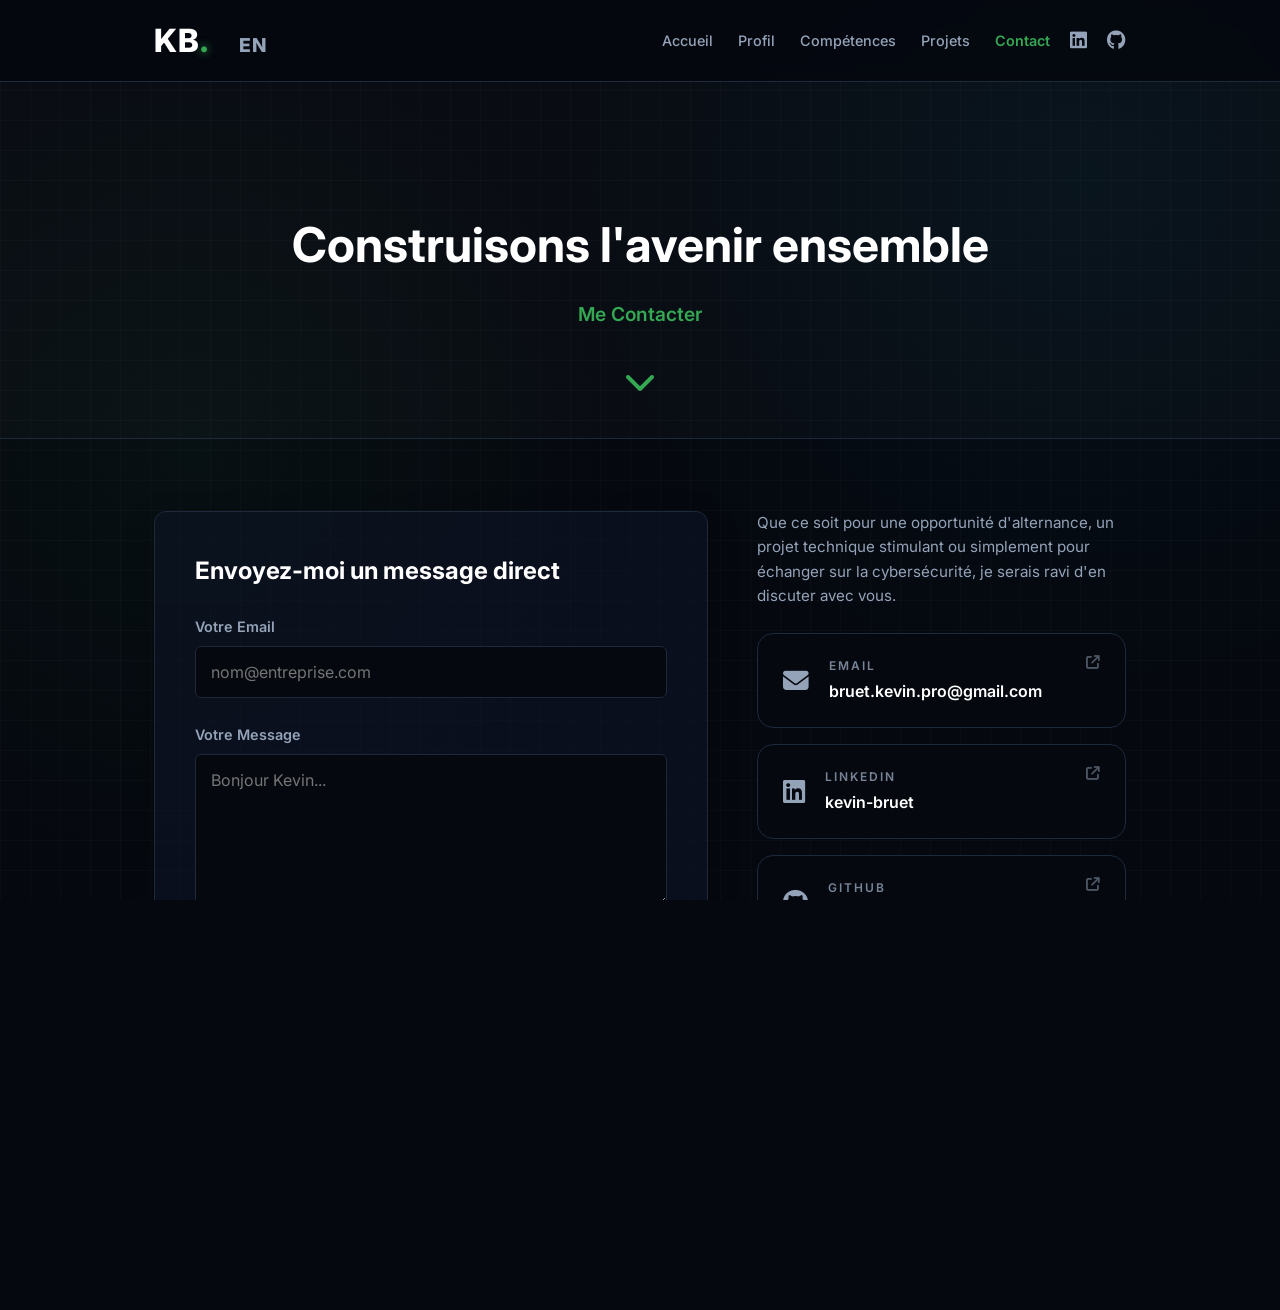
<file: contact.html>
<!doctype html>
<html lang="fr">
<head>
  <meta charset="utf-8">
  <meta name="viewport" content="width=device-width,initial-scale=1">
  <title>BRUET KEVIN — Contact</title>
  <link id="favicon" rel="icon" type="image/svg+xml" href="data:image/svg+xml,%3Csvg xmlns='http://www.w3.org/2000/svg' viewBox='0 0 100 100'%3E%3Crect width='100' height='100' rx='20' fill='%2305080f'/%3E%3Ctext x='50' y='70' font-size='55' font-family='sans-serif' font-weight='bold' fill='white' text-anchor='middle'%3EKB.%3C/text%3E%3C/svg%3E">
  <link href="https://fonts.googleapis.com/css2?family=Inter:wght@300;400;600;700&display=swap" rel="stylesheet">
  <link rel="stylesheet" href="https://cdnjs.cloudflare.com/ajax/libs/font-awesome/6.5.0/css/all.min.css">
  <link rel="stylesheet" href="css/style.css">
</head>
<body class="section-dark">
  <nav class="navbar fixed-navbar">
    <div class="container nav-container">
      <div class="nav-left" style="display: flex; align-items: baseline; gap: 30px;">
        <a href="index.html" class="logo"><span class="logo-letters" data-text="KB">KB</span><span class="logo-dot">.</span></a>
        <a href="#" id="lang-btn" class="logo" style="font-size: 1.2rem; color: var(--text-muted);"><span class="logo-letters" id="lang-toggle-text" data-text="EN">EN</span></a>
      </div>
      <div class="hamburger" id="hamburger"><i class="fa-solid fa-bars"></i></div>
      <div class="nav-links" id="nav-links">
        <a href="index.html"></a>
        <a href="profil.html"></a>
        <a href="skills.html"></a>
        <a href="projects.html"></a>
        <a href="contact.html" class="active-link"></a>
        <div class="nav-socials">
          <a href="https://linkedin.com/in/Kevin-bruet" target="_blank" rel="noopener noreferrer"><i class="fa-brands fa-linkedin"></i></a>
          <a href="https://github.com/Kevinepitech-oss" target="_blank" rel="noopener noreferrer"><i class="fa-brands fa-github"></i></a>
        </div>
      </div>
    </div>
  </nav>
  <main>
    <header class="page-header reveal">
      <h1 id="contact-header-title"></h1>
      <p id="contact-header-subtitle"></p>
      <a href="#content-start" class="scroll-indicator" id="scroll-indicator"><i class="fa-solid fa-chevron-down"></i></a>
    </header>
    <section id="content-start" class="section-dark reveal">
      <div class="container">
        <div class="contact-grid">
          <form id="contact-form" class="contact-form">
            <h3 id="form-title"></h3>
            <div class="form-group"><label id="label-email"></label><input type="email" name="email" id="input-email" required></div>
            <div class="form-group"><label id="label-message"></label><textarea name="message" id="input-message" required rows="6"></textarea></div>
            <button type="submit" class="btn-primary" id="btn-submit" style="width: 100%; font-size: 1.1rem; padding: 15px;"></button>
            <p id="form-status"></p>
          </form>
          <div class="contact-info-card">
            <h3 id="info-title"></h3>
            <p id="info-intro" style="color: var(--text-muted); font-size: 0.95rem; margin-bottom: 25px; line-height: 1.6;"></p>
            <div id="dynamic-contact-info" class="contact-links-grid"></div>
          </div>
        </div>
      </div>
    </section>
  </main>
  <footer class="footer"><p></p></footer>
  <script src="js/data.js"></script>
  <script src="js/script.js"></script>
</body>
</html>
</file>
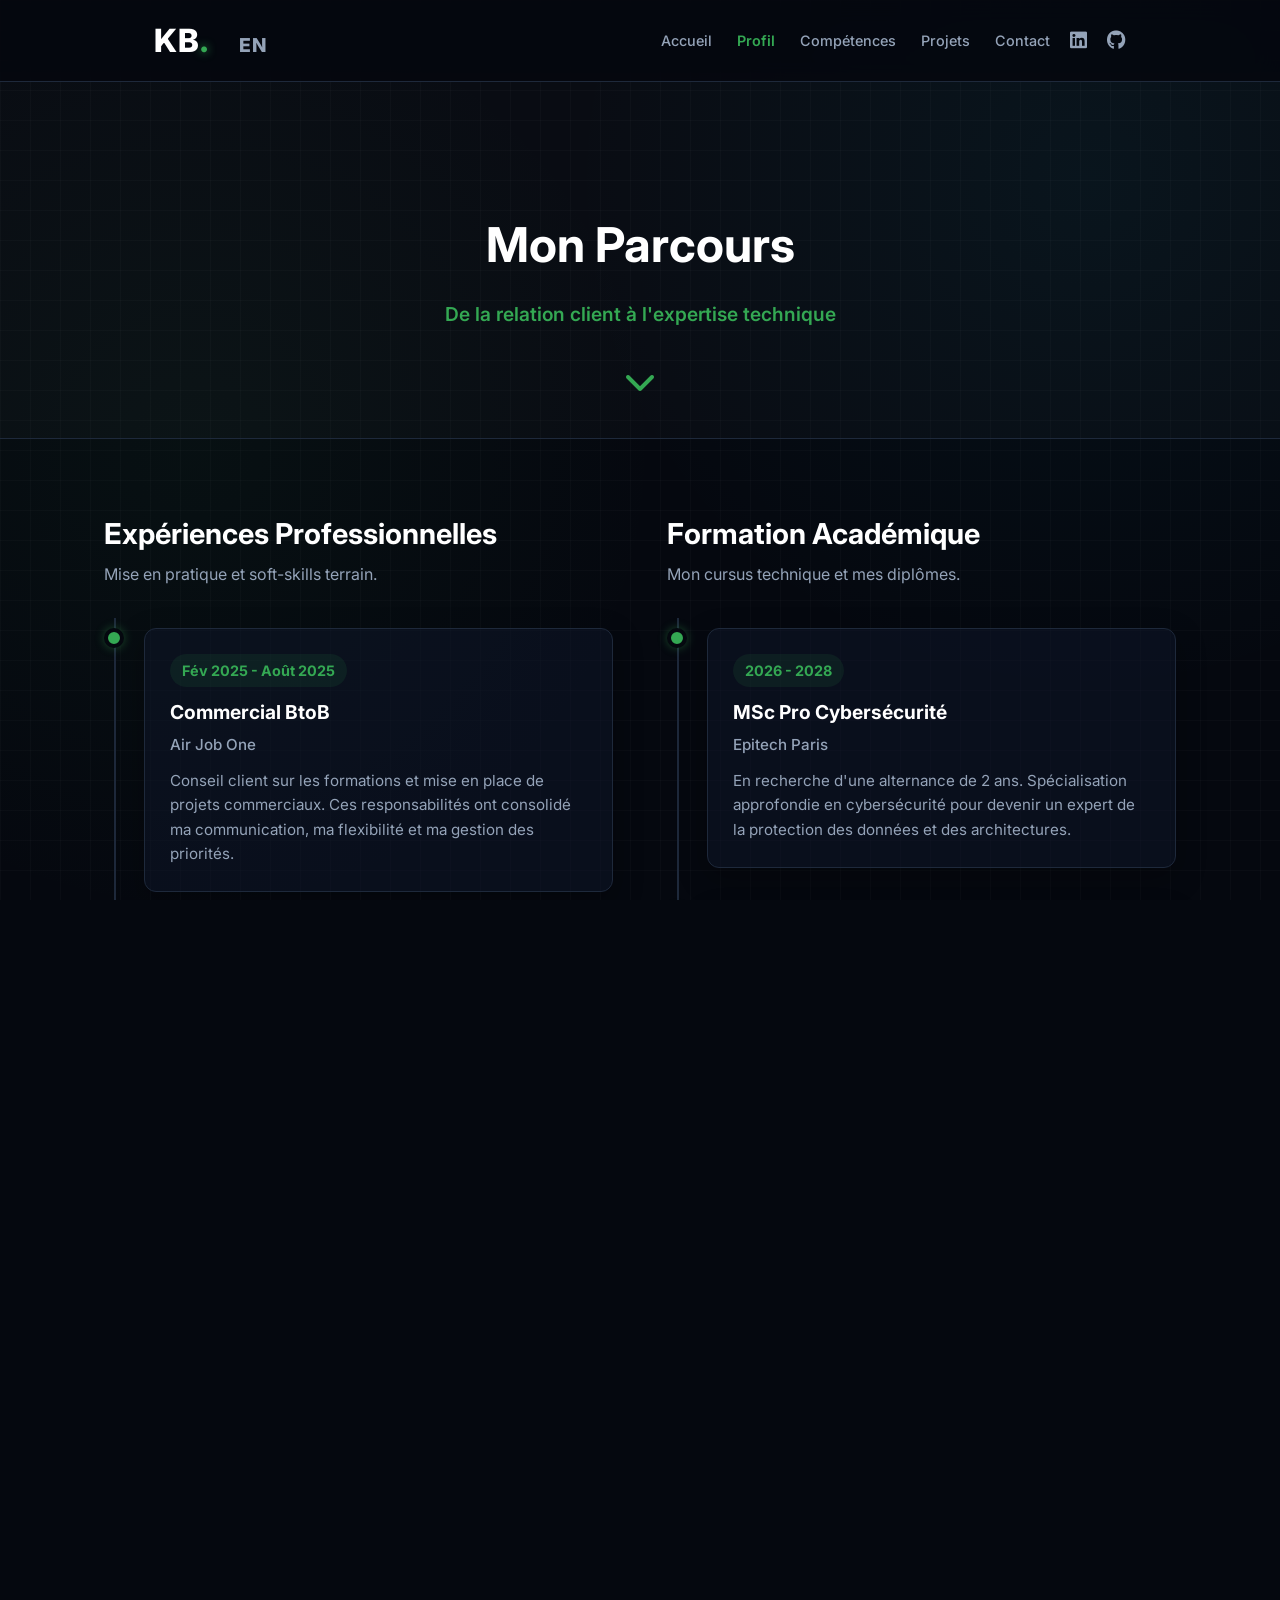
<file: profil.html>
<!doctype html>
<html lang="fr">
<head>
  <meta charset="utf-8">
  <meta name="viewport" content="width=device-width,initial-scale=1">
  <title>BRUET KEVIN — Profil</title>
  <link id="favicon" rel="icon" type="image/svg+xml" href="data:image/svg+xml,%3Csvg xmlns='http://www.w3.org/2000/svg' viewBox='0 0 100 100'%3E%3Crect width='100' height='100' rx='20' fill='%2305080f'/%3E%3Ctext x='50' y='70' font-size='55' font-family='sans-serif' font-weight='bold' fill='white' text-anchor='middle'%3EKB.%3C/text%3E%3C/svg%3E">
  <link href="https://fonts.googleapis.com/css2?family=Inter:wght@300;400;600;700&display=swap" rel="stylesheet">
  <link rel="stylesheet" href="https://cdnjs.cloudflare.com/ajax/libs/font-awesome/6.5.0/css/all.min.css">
  <link rel="stylesheet" href="css/style.css">
</head>
<body class="section-dark">
  <nav class="navbar fixed-navbar">
    <div class="container nav-container">
      <div class="nav-left" style="display: flex; align-items: baseline; gap: 30px;">
        <a href="index.html" class="logo"><span class="logo-letters" data-text="KB">KB</span><span class="logo-dot">.</span></a>
        <a href="#" id="lang-btn" class="logo" style="font-size: 1.2rem; color: var(--text-muted);"><span class="logo-letters" id="lang-toggle-text" data-text="EN">EN</span></a>
      </div>
      <div class="hamburger" id="hamburger"><i class="fa-solid fa-bars"></i></div>
      <div class="nav-links" id="nav-links">
        <a href="index.html"></a>
        <a href="profil.html" class="active-link"></a>
        <a href="skills.html"></a>
        <a href="projects.html"></a>
        <a href="contact.html"></a>
        <div class="nav-socials">
          <a href="https://linkedin.com/in/Kevin-bruet" target="_blank" rel="noopener noreferrer"><i class="fa-brands fa-linkedin"></i></a>
          <a href="https://github.com/Kevinepitech-oss" target="_blank" rel="noopener noreferrer"><i class="fa-brands fa-github"></i></a>
        </div>
      </div>
    </div>
  </nav>
  <main>
    <header class="page-header reveal">
      <h1 id="profile-header-title"></h1>
      <p id="profile-header-subtitle"></p>
      <a href="#content-start" class="scroll-indicator" id="scroll-indicator"><i class="fa-solid fa-chevron-down"></i></a>
    </header>
    <section id="content-start" class="section-dark reveal">
      <div class="container" style="max-width: 1200px;">
        <div class="timelines-wrapper">
          <div class="timeline-column">
            <h2 class="section-title" id="timeline-exp-title" style="text-align: left; font-size: 1.8rem; margin-bottom: 5px;"></h2>
            <p class="section-subtitle" id="timeline-exp-subtitle" style="text-align: left; margin-left: 0; margin-bottom: 30px;"></p>
            <div class="timeline" id="dynamic-timeline-exp"></div>
          </div>
          <div class="timeline-column">
            <h2 class="section-title" id="timeline-edu-title" style="text-align: left; font-size: 1.8rem; margin-bottom: 5px;"></h2>
            <p class="section-subtitle" id="timeline-edu-subtitle" style="text-align: left; margin-left: 0; margin-bottom: 30px;"></p>
            <div class="timeline" id="dynamic-timeline-edu"></div>
          </div>
        </div>
      </div>
    </section>
    <section class="section-light reveal">
      <div class="container">
        <h2 class="section-title" id="passions-title"></h2>
        <p class="section-subtitle" id="passions-subtitle"></p>
        <div class="passions-grid" id="dynamic-passions"></div>
      </div>
    </section>
  </main>
  <footer class="footer"><p></p></footer>
  <script src="js/data.js"></script>
  <script src="js/script.js"></script>
</body>
</html>
</file>
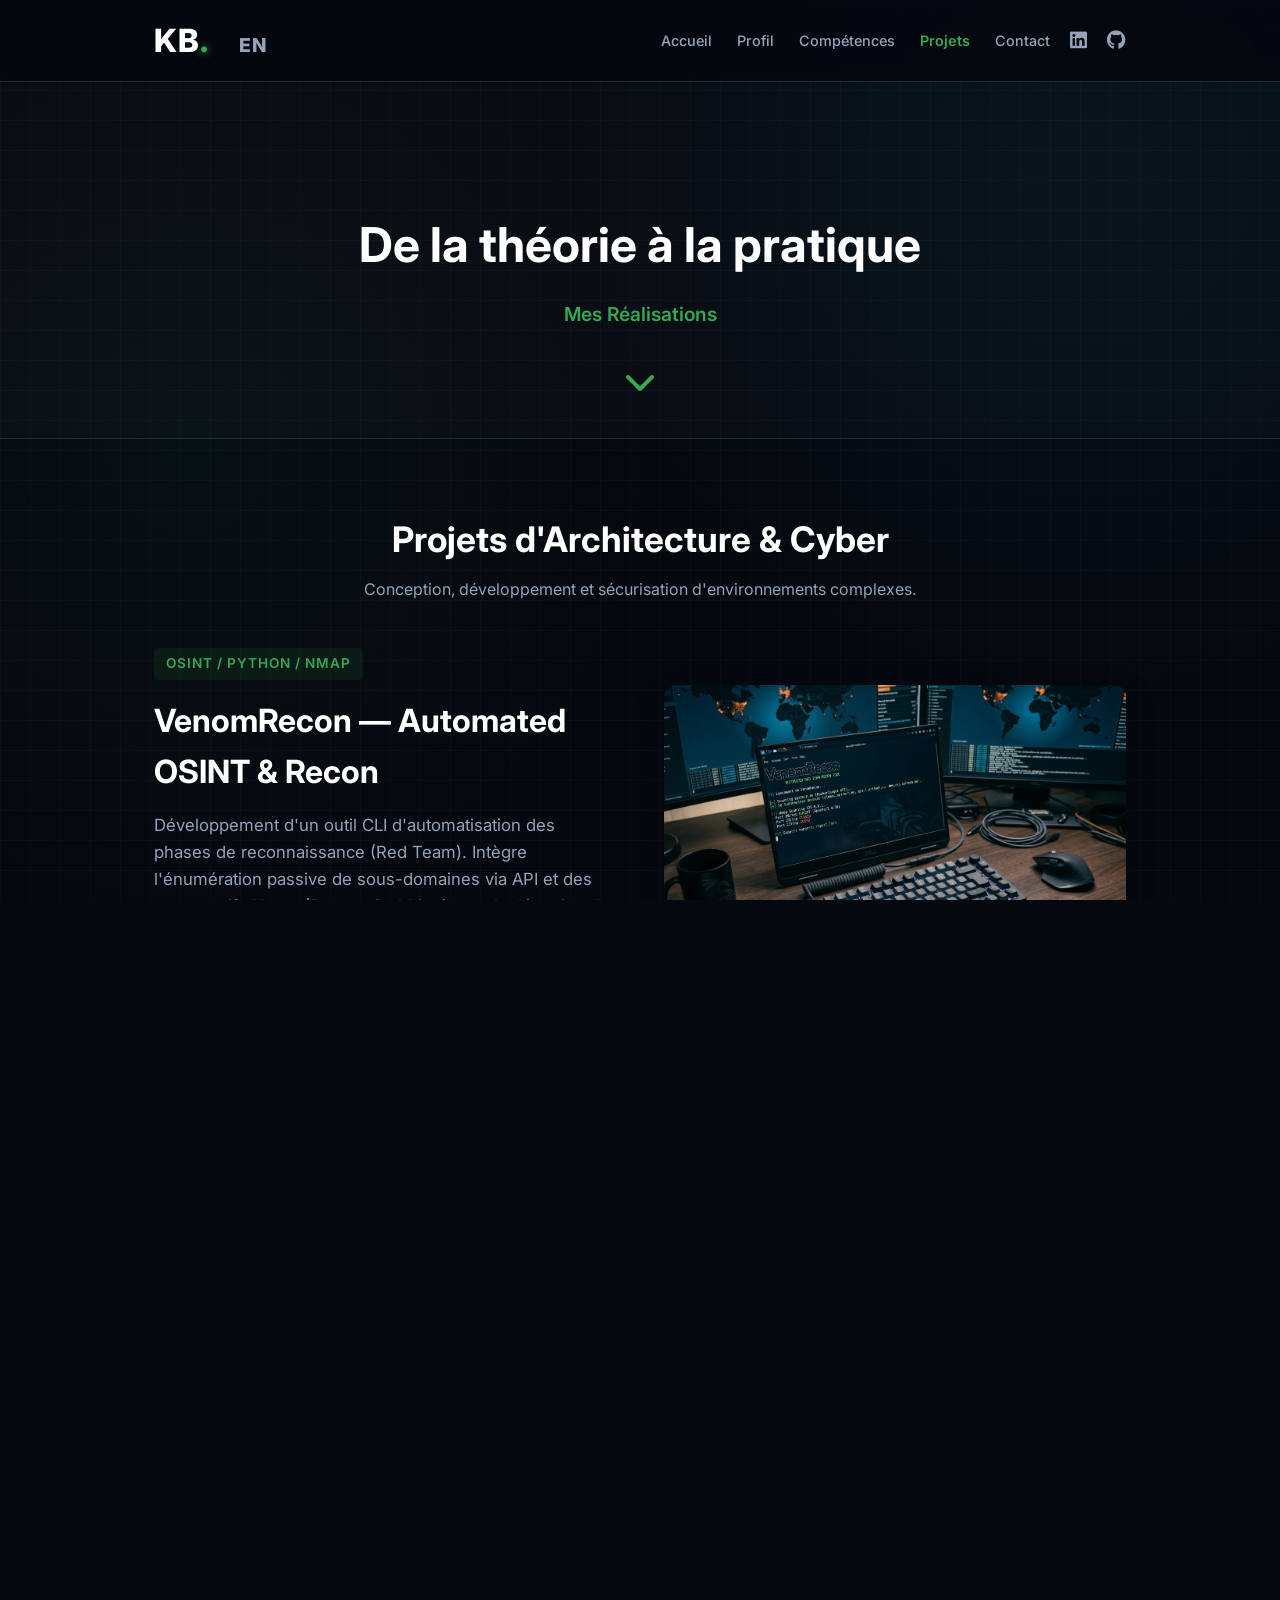
<file: projects.html>
<!doctype html>
<html lang="fr">
<head>
  <meta charset="utf-8">
  <meta name="viewport" content="width=device-width,initial-scale=1">
  <title>BRUET KEVIN — Projets</title>
  <link id="favicon" rel="icon" type="image/svg+xml" href="data:image/svg+xml,%3Csvg xmlns='http://www.w3.org/2000/svg' viewBox='0 0 100 100'%3E%3Crect width='100' height='100' rx='20' fill='%2305080f'/%3E%3Ctext x='50' y='70' font-size='55' font-family='sans-serif' font-weight='bold' fill='white' text-anchor='middle'%3EKB.%3C/text%3E%3C/svg%3E">
  <link href="https://fonts.googleapis.com/css2?family=Inter:wght@300;400;600;700&display=swap" rel="stylesheet">
  <link rel="stylesheet" href="https://cdnjs.cloudflare.com/ajax/libs/font-awesome/6.5.0/css/all.min.css">
  <link rel="stylesheet" href="css/style.css">
</head>
<body class="section-dark">
  <nav class="navbar fixed-navbar">
    <div class="container nav-container">
      <div class="nav-left" style="display: flex; align-items: baseline; gap: 30px;">
        <a href="index.html" class="logo"><span class="logo-letters" data-text="KB">KB</span><span class="logo-dot">.</span></a>
        <a href="#" id="lang-btn" class="logo" style="font-size: 1.2rem; color: var(--text-muted);"><span class="logo-letters" id="lang-toggle-text" data-text="EN">EN</span></a>
      </div>
      <div class="hamburger" id="hamburger"><i class="fa-solid fa-bars"></i></div>
      <div class="nav-links" id="nav-links">
        <a href="index.html"></a>
        <a href="profil.html"></a>
        <a href="skills.html"></a>
        <a href="projects.html" class="active-link"></a>
        <a href="contact.html"></a>
        <div class="nav-socials">
          <a href="https://linkedin.com/in/Kevin-bruet" target="_blank" rel="noopener noreferrer"><i class="fa-brands fa-linkedin"></i></a>
          <a href="https://github.com/Kevinepitech-oss" target="_blank" rel="noopener noreferrer"><i class="fa-brands fa-github"></i></a>
        </div>
      </div>
    </div>
  </nav>
  <main>
    <header class="page-header reveal">
      <h1 id="projects-header-title"></h1>
      <p id="projects-header-subtitle"></p>
      <a href="#content-start" class="scroll-indicator" id="scroll-indicator"><i class="fa-solid fa-chevron-down"></i></a>
    </header>
    <section id="content-start" class="section-dark reveal">
      <div class="container">
        <h2 class="section-title" id="major-title"></h2>
        <p class="section-subtitle" id="major-subtitle"></p>
        <div id="dynamic-major-projects"></div>
      </div>
    </section>
    <section class="section-light reveal">
      <div class="container">
        <h2 class="section-title" id="minor-title"></h2>
        <p class="section-subtitle" id="minor-subtitle"></p>
        <div class="work-grid" id="dynamic-minor-projects"></div>
      </div>
    </section>
  </main>
  <footer class="footer"><p></p></footer>
  <script src="js/data.js"></script>
  <script src="js/script.js"></script>
</body>
</html>
</file>
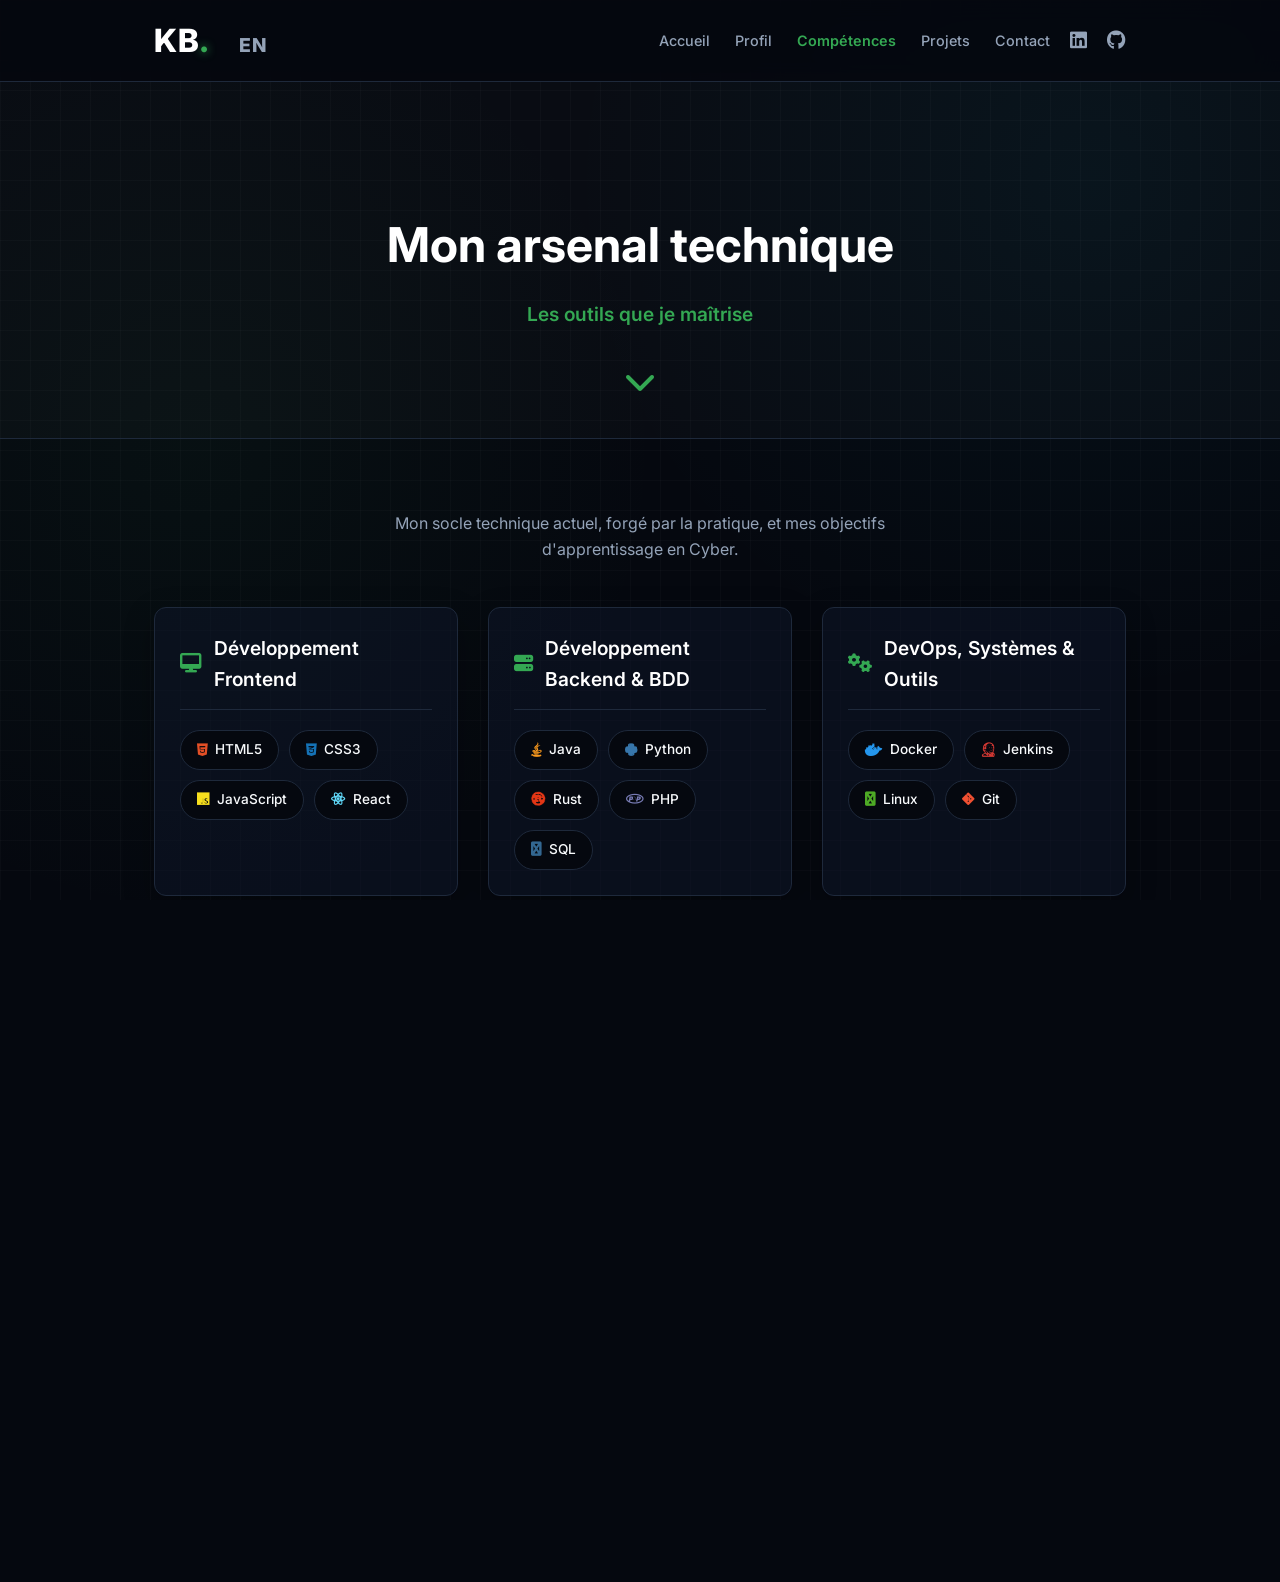
<file: skills.html>
<!doctype html>
<html lang="fr">
<head>
  <meta charset="utf-8">
  <meta name="viewport" content="width=device-width,initial-scale=1">
  <title>BRUET KEVIN — Compétences</title>
  <link id="favicon" rel="icon" type="image/svg+xml" href="data:image/svg+xml,%3Csvg xmlns='http://www.w3.org/2000/svg' viewBox='0 0 100 100'%3E%3Crect width='100' height='100' rx='20' fill='%2305080f'/%3E%3Ctext x='50' y='70' font-size='55' font-family='sans-serif' font-weight='bold' fill='white' text-anchor='middle'%3EKB.%3C/text%3E%3C/svg%3E">
  <link href="https://fonts.googleapis.com/css2?family=Inter:wght@300;400;600;700&display=swap" rel="stylesheet">
  <link rel="stylesheet" href="https://cdnjs.cloudflare.com/ajax/libs/font-awesome/6.5.0/css/all.min.css">
  <link rel="stylesheet" href="css/style.css">
</head>
<body class="section-dark">
  <nav class="navbar fixed-navbar">
    <div class="container nav-container">
      <div class="nav-left" style="display: flex; align-items: baseline; gap: 30px;">
        <a href="index.html" class="logo"><span class="logo-letters" data-text="KB">KB</span><span class="logo-dot">.</span></a>
        <a href="#" id="lang-btn" class="logo" style="font-size: 1.2rem; color: var(--text-muted);"><span class="logo-letters" id="lang-toggle-text" data-text="EN">EN</span></a>
      </div>
      <div class="hamburger" id="hamburger"><i class="fa-solid fa-bars"></i></div>
      <div class="nav-links" id="nav-links">
        <a href="index.html"></a>
        <a href="profil.html"></a>
        <a href="skills.html" class="active-link"></a>
        <a href="projects.html"></a>
        <a href="contact.html"></a>
        <div class="nav-socials">
          <a href="https://linkedin.com/in/Kevin-bruet" target="_blank" rel="noopener noreferrer"><i class="fa-brands fa-linkedin"></i></a>
          <a href="https://github.com/Kevinepitech-oss" target="_blank" rel="noopener noreferrer"><i class="fa-brands fa-github"></i></a>
        </div>
      </div>
    </div>
  </nav>
  <main>
    <header class="page-header reveal">
      <h1 id="skills-header-title"></h1>
      <p id="skills-header-subtitle"></p>
      <a href="#content-start" class="scroll-indicator" id="scroll-indicator"><i class="fa-solid fa-chevron-down"></i></a>
    </header>
    <section id="content-start" class="section-dark reveal">
      <div class="container">
        <p class="section-subtitle" id="skills-section-subtitle"></p>
        <div class="skills-category-grid" id="dynamic-skills"></div>
        <div style="text-align: center; margin-top: 60px;">
           <a href="projects.html" class="btn-primary" id="skills-btn-projects"></a>
        </div>
      </div>
    </section>
  </main>
  <footer class="footer"><p></p></footer>
  <script src="js/data.js"></script>
  <script src="js/script.js"></script>
</body>
</html>
</file>
<file: css/style.css>
:root {
  --bg-main: #05080f; 
  --bg-alt: rgba(255, 255, 255, 0.02); 
  --bg-card: rgba(15, 23, 42, 0.5); 
  --bg-card-hover: rgba(15, 23, 42, 0.9);
  --bg-nav: rgba(5, 8, 15, 0.85);
  --text-main: #f8fafc; 
  --text-muted: #94a3b8; 
  --text-heading: #ffffff; 
  --accent-primary: #34a853; 
  --accent-primary-hover: #2b8b45;
  --accent-secondary: #0ea5e9; 
  --border-color: #1e293b; 
  --card-shadow: 0 10px 30px rgba(0, 0, 0, 0.3); 
  --nav-shadow: none; 
  --glow-color: rgba(14, 165, 233, 0.06);
  font-family: 'Inter', sans-serif;
}
body.light-mode {
  --bg-main: #f0f4f8; 
  --bg-alt: #ffffff; 
  --bg-card: #ffffff; 
  --bg-card-hover: #ffffff;
  --bg-nav: rgba(255, 255, 255, 1); 
  --text-main: #475569; 
  --text-muted: #64748b; 
  --text-heading: #1e293b; 
  --accent-primary: #34a853; 
  --accent-primary-hover: #2b8b45;
  --accent-secondary: #06b6d4; 
  --border-color: #e2e8f0; 
  --card-shadow: 0 4px 6px -1px rgba(0, 0, 0, 0.05), 0 2px 4px -1px rgba(0, 0, 0, 0.03); 
  --card-shadow-hover: 0 20px 25px -5px rgba(6, 182, 212, 0.1), 0 10px 10px -5px rgba(6, 182, 212, 0.04);
  --nav-shadow: 0 4px 20px rgba(0, 0, 0, 0.06);
  --glow-color: rgba(6, 182, 212, 0.04);
}
* { box-sizing: border-box; margin: 0; padding: 0; }
html, body { height: 100%; margin: 0; scroll-behavior: smooth; overflow-x: hidden; }
body { 
  display: flex; flex-direction: column; min-height: 100vh;
  line-height: 1.6; color: var(--text-main); background-color: var(--bg-main);
  transition: background-color 0.4s ease, color 0.4s ease;
  background-image: 
    radial-gradient(circle at 15% 50%, rgba(52, 168, 83, 0.05), transparent 40%),
    radial-gradient(circle at 85% 20%, rgba(6, 182, 212, 0.05), transparent 40%),
    linear-gradient(rgba(255, 255, 255, 0.02) 1px, transparent 1px),
    linear-gradient(90deg, rgba(255, 255, 255, 0.02) 1px, transparent 1px);
  background-size: 100% 100%, 100% 100%, 30px 30px, 30px 30px;
  background-attachment: fixed;
}
body.light-mode {
  background-image: 
    radial-gradient(circle at 15% 50%, rgba(52, 168, 83, 0.08), transparent 40%),
    radial-gradient(circle at 85% 20%, rgba(6, 182, 212, 0.08), transparent 40%),
    linear-gradient(rgba(0, 0, 0, 0.03) 1px, transparent 1px),
    linear-gradient(90deg, rgba(0, 0, 0, 0.03) 1px, transparent 1px);
}
.mouse-glow { position: fixed; top: 0; left: 0; width: 250px; height: 250px; border-radius: 50%; background: radial-gradient(circle, var(--glow-color), transparent 50%); pointer-events: none; z-index: 999; opacity: 0; transition: opacity 0.5s ease; will-change: transform; }
main { flex: 1; display: flex; flex-direction: column; }
.footer { margin-top: auto; background-color: var(--bg-nav); color: var(--text-muted); text-align: center; padding: 3% 5%; font-size: 0.9rem; border-top: 1px solid var(--border-color); transition: 0.4s; backdrop-filter: blur(12px); -webkit-backdrop-filter: blur(12px); }
.footer p { margin-bottom: 5px; }

.container { width: 100%; max-width: 1100px; margin: 0 auto; padding: 0 5%; }
.section-dark { padding: 8vh 0; transition: 0.4s; }
.section-light { background-color: var(--bg-alt); padding: 8vh 0; border-top: 1px solid var(--border-color); border-bottom: 1px solid var(--border-color); transition: 0.4s; }
.section-title { text-align: center; font-size: 2.2rem; margin-bottom: 10px; color: var(--text-heading); transition: 0.4s; }
.section-subtitle { text-align: center; color: var(--text-muted); margin-bottom: 5vh; max-width: 600px; margin-left: auto; margin-right: auto; transition: 0.4s;}
.page-header { position: relative; padding: 15vh 5% 12vh; text-align: center; border-bottom: 1px solid var(--border-color); background-color: var(--bg-alt); transition: 0.4s; }
.page-header h1 { font-size: 3rem; margin-bottom: 15px; color: var(--text-heading); transition: 0.4s; }
.page-header p { color: var(--accent-primary); font-size: 1.2rem; font-weight: 600; }
.reveal { opacity: 0; transform: translateY(40px); transition: opacity 0.8s ease-out, transform 0.8s ease-out; will-change: opacity, transform; }
.reveal.active { opacity: 1; transform: translateY(0); }

.scroll-indicator { position: absolute; bottom: 30px; left: 50%; transform: translateX(-50%); font-size: 2rem; color: var(--accent-primary); animation: bounce 2s infinite; cursor: pointer; transition: opacity 0.3s ease, visibility 0.3s ease, color 0.3s ease; z-index: 10; text-decoration: none; }
body.light-mode .scroll-indicator { color: var(--accent-secondary); }
.scroll-indicator:hover { color: var(--text-heading); }
@keyframes bounce { 0%, 20%, 50%, 80%, 100% { transform: translateY(0) translateX(-50%); } 40% { transform: translateY(-15px) translateX(-50%); } 60% { transform: translateY(-7px) translateX(-50%); } }
.fixed-navbar { position: fixed; top: 0; left: 0; width: 100%; background-color: var(--bg-nav); backdrop-filter: blur(12px); -webkit-backdrop-filter: blur(12px); z-index: 1000; padding: 15px 0; border-bottom: 1px solid var(--border-color); box-shadow: var(--nav-shadow); transition: 0.4s; }
.nav-container { display: flex; justify-content: space-between; align-items: center; }
.nav-left { display: flex; align-items: baseline; gap: 30px; }
.logo { font-weight: 800; font-size: 2rem; letter-spacing: 1px; color: var(--text-heading); text-decoration: none; display: inline-flex; align-items: baseline; position: relative; transition: 0.4s; }
.logo-letters { position: relative; display: inline-block; cursor: pointer; }
.logo:hover .logo-letters { animation: glitch-skew 0.3s infinite linear alternate-reverse; }
.logo:hover .logo-letters::before, .logo:hover .logo-letters::after { content: attr(data-text); position: absolute; top: 0; left: 0; width: 100%; height: 100%; }
.logo:hover .logo-letters::before { color: #0ff; z-index: -1; clip-path: polygon(0 0, 100% 0, 100% 45%, 0 45%); transform: translate(-3px, -2px); animation: glitch-anim 0.2s infinite linear alternate-reverse; }
.logo:hover .logo-letters::after { color: #f0f; z-index: -2; clip-path: polygon(0 80%, 100% 20%, 100% 100%, 0 100%); transform: translate(3px, 2px); animation: glitch-anim2 0.3s infinite linear alternate-reverse; }
@keyframes glitch-anim { 0% { transform: translate(-3px, 1px); } 100% { transform: translate(3px, -1px); } }
@keyframes glitch-anim2 { 0% { transform: translate(3px, -1px); } 100% { transform: translate(-3px, 1px); } }
@keyframes glitch-skew { 0% { transform: skew(0deg); } 50% { transform: skew(-5deg); } 100% { transform: skew(5deg); } }
.logo-dot { color: var(--accent-primary); display: inline-block; text-shadow: 0 0 10px var(--accent-primary); animation: pulse-glow 2s infinite ease-in-out; cursor: pointer; }
@keyframes pulse-glow { 0%, 100% { text-shadow: 0 0 5px var(--accent-primary), 0 0 10px rgba(52, 168, 83, 0.4); opacity: 0.8; } 50% { text-shadow: 0 0 15px var(--accent-primary), 0 0 25px var(--accent-primary); opacity: 1; } }
.dot-jump { animation: jump-anim 0.4s cubic-bezier(0.175, 0.885, 0.32, 1.275) forwards; }
@keyframes jump-anim { 0% { transform: translateY(0) scale(1); } 50% { transform: translateY(-15px) scale(1.2); } 100% { transform: translateY(0) scale(1); } }
.nav-links { display: flex; align-items: center; }
.nav-links a { color: var(--text-muted); text-decoration: none; margin-left: 25px; font-size: 0.9rem; font-weight: 500; transition: color 0.3s; }
.nav-links a:hover, .nav-links a.active-link { color: var(--accent-primary); font-weight: 600; }
.nav-socials { display: inline-flex; }
.nav-socials a { color: var(--text-muted); margin-left: 20px; font-size: 1.2rem; transition: color 0.3s, transform 0.3s; }
.nav-socials a:hover { color: var(--accent-secondary); transform: translateY(-2px); } 
.hamburger { display: none; font-size: 1.8rem; color: var(--text-heading); cursor: pointer; transition: 0.4s; }

#hero-section { position: relative; padding-top: 18vh; padding-bottom: 15vh; }
.hero-container { display: flex; align-items: center; justify-content: space-between; max-width: 950px; margin: 0 auto; gap: 50px; width: 100%; }
.hero-content { flex: 1; }
.hero-content h1 { font-size: clamp(2.5rem, 5vw, 3.8rem); margin-bottom: 20px; line-height: 1.1; color: var(--text-heading); transition: 0.4s; }
.hero-content p { color: var(--text-muted); margin-bottom: 30px; font-size: 1.1rem; transition: 0.4s; }
.hero-buttons { display: flex; gap: 15px; flex-wrap: wrap; }
.hero-image img { width: 100%; max-width: 300px; aspect-ratio: 1/1; border-radius: 50%; object-fit: cover; border: 4px solid var(--border-color); box-shadow: var(--card-shadow); transition: 0.4s; }

.timelines-wrapper { display: grid; grid-template-columns: 1fr 1fr; gap: 5%; align-items: start; }
.timeline { position: relative; padding: 10px 0; }
.timeline::before { content: ''; position: absolute; top: 0; left: 10px; width: 2px; height: 100%; background: var(--border-color); }
.timeline-item { display: flex; align-items: flex-start; margin-bottom: 40px; position: relative; padding-left: 40px; }
.timeline-dot { position: absolute; left: 10px; width: 20px; height: 20px; background: var(--accent-primary); border: 4px solid var(--bg-main); border-radius: 50%; transform: translateX(-50%); box-shadow: 0 0 10px rgba(52, 168, 83, 0.4); z-index: 2; transition: 0.4s; }
body.light-mode .timeline-dot { background: var(--accent-secondary); box-shadow: 0 0 10px rgba(6, 182, 212, 0.4); }
.timeline-content { width: 100%; background: var(--bg-card); padding: 25px; border-radius: 12px; border: 1px solid var(--border-color); box-shadow: var(--card-shadow); transition: 0.4s; }
.timeline-content:hover { transform: translateY(-5px); border-color: var(--accent-primary); background: var(--bg-card-hover); }
body.light-mode .timeline-content:hover { border-color: var(--accent-secondary); }
.timeline-date { color: var(--accent-primary); font-weight: 700; font-size: 0.9rem; margin-bottom: 10px; display: inline-block; background: rgba(52, 168, 83, 0.1); padding: 5px 12px; border-radius: 20px; transition: 0.4s; }
body.light-mode .timeline-date { color: var(--accent-secondary); background: rgba(6, 182, 212, 0.1); }
.timeline-content h3 { color: var(--text-heading); margin-bottom: 5px; font-size: 1.2rem; }
.timeline-content h4 { color: var(--text-muted); font-size: 0.95rem; font-weight: 500; margin-bottom: 12px; }
.timeline-content p { color: var(--text-muted); font-size: 0.95rem; }

.passions-grid { display: grid; grid-template-columns: repeat(auto-fit, minmax(min(100%, 280px), 1fr)); gap: 25px; grid-auto-rows: 380px; }
.passion-card { background: var(--bg-card); border-radius: 16px; border: 1px solid var(--border-color); overflow: hidden; position: relative; display: flex; align-items: flex-end; padding: 25px; text-decoration: none; cursor: pointer; transition: transform 0.3s ease, box-shadow 0.3s ease, border-color 0.3s ease; box-shadow: var(--card-shadow); }
.passion-card:hover { transform: translateY(-5px); border-color: var(--accent-primary); box-shadow: var(--card-shadow-hover); }
body.light-mode .passion-card:hover { border-color: var(--accent-secondary); }
.passion-img { position: absolute; top: 0; left: 0; width: 100%; height: 100%; object-fit: cover; z-index: 1; opacity: 0.6; transition: 0.5s ease; filter: grayscale(30%); }
.passion-card:hover .passion-img { opacity: 0.9; transform: scale(1.05); filter: grayscale(0%); }
.passion-card.is-open .passion-img { filter: grayscale(80%) brightness(0.3); transform: scale(1.05); }
.passion-overlay { position: absolute; top: 0; left: 0; width: 100%; height: 100%; background: linear-gradient(to top, rgba(5, 8, 15, 1) 10%, transparent 80%); z-index: 2; transition: 0.4s; }
body.light-mode .passion-overlay { background: linear-gradient(to top, rgba(15, 23, 42, 0.9) 10%, transparent 80%); }
.passion-card.is-open .passion-overlay { background: rgba(5, 8, 15, 0.85); }
body.light-mode .passion-card.is-open .passion-overlay { background: rgba(15, 23, 42, 0.85); }
.passion-info { position: relative; z-index: 3; width: 100%; display: flex; flex-direction: column; justify-content: flex-end; height: 100%; }
.passion-header { display: flex; justify-content: space-between; align-items: center; width: 100%; }
.passion-header h3 { color: #ffffff; margin: 0; font-size: 1.3rem; display: flex; align-items: center; gap: 12px; text-shadow: 0 2px 5px rgba(0,0,0,0.8); }
.passion-header h3 i { color: var(--accent-primary); font-size: 1.5rem; transition: 0.3s; text-shadow: none; }
body.light-mode .passion-header h3 i { color: var(--accent-secondary); }
.passion-toggle-icon { color: white; font-size: 1.1rem; transition: 0.4s ease; text-shadow: 0 2px 5px rgba(0,0,0,0.8); }
.passion-card.is-open .passion-toggle-icon { transform: rotate(180deg); color: var(--accent-primary); }
body.light-mode .passion-card.is-open .passion-toggle-icon { color: var(--accent-secondary); }
.passion-desc { max-height: 0; opacity: 0; overflow: hidden; transition: all 0.4s ease; margin-top: 0; color: #cbd5e1; font-size: 0.95rem; line-height: 1.5; text-shadow: 0 1px 3px rgba(0,0,0,0.9); }
.passion-card.is-open .passion-desc { max-height: 300px; opacity: 1; margin-top: 15px; }
body.light-mode .passion-card.no-img .passion-header h3 { color: var(--text-heading); text-shadow: none; }

.expertise-grid, .skills-category-grid, .work-grid { display: grid; gap: 30px; max-width: 1000px; margin: 0 auto; width: 100%; }
.expertise-grid { grid-template-columns: repeat(auto-fit, minmax(min(100%, 250px), 1fr)); }
.skills-category-grid { grid-template-columns: repeat(auto-fit, minmax(min(100%, 300px), 1fr)); }
.work-grid { grid-template-columns: repeat(auto-fit, minmax(min(100%, 280px), 1fr)); }
.expertise-card, .skill-card, .work-card { background: var(--bg-card); border: 1px solid var(--border-color); border-radius: 12px; transition: transform 0.3s ease, border-color 0.3s ease, box-shadow 0.3s ease, background 0.4s ease; box-shadow: var(--card-shadow); }
.expertise-card { padding: 30px; text-align: center; }
.skill-card { padding: 25px; backdrop-filter: blur(5px); }
.work-card { overflow: hidden; display: flex; flex-direction: column; cursor: pointer; }
.expertise-card:hover, .skill-card:hover, .work-card:hover { transform: translateY(-8px); background: var(--bg-card-hover); box-shadow: var(--card-shadow-hover); border-color: var(--accent-primary); }
body.light-mode .expertise-card:hover, body.light-mode .skill-card:hover, body.light-mode .work-card:hover { border-color: var(--accent-secondary); }
.skill-card-special { background-image: linear-gradient(to bottom right, rgba(30, 41, 59, 0.4), rgba(15, 23, 42, 0.6)); }
body.light-mode .skill-card-special { background-image: linear-gradient(to bottom right, #ffffff, #f1f8fc); }
.expertise-card i { font-size: 2.5rem; color: var(--accent-primary); margin-bottom: 20px; transition: color 0.3s; }
body.light-mode .expertise-card:hover i { color: var(--accent-secondary); } 
.expertise-card h3, .work-card h4 { color: var(--text-heading); transition: 0.4s; }
.expertise-card h3 { margin-bottom: 15px; font-size: 1.2rem; }
.expertise-card p, .work-card p { color: var(--text-muted); font-size: 0.95rem; transition: 0.4s;}
.skill-card-header { font-size: 1.2rem; font-weight: 600; color: var(--text-heading); margin-bottom: 20px; display: flex; align-items: center; gap: 12px; border-bottom: 1px solid var(--border-color); padding-bottom: 15px; transition: 0.4s; }
.stack-icons { display: flex; gap: 10px; flex-wrap: wrap; }
.stack-icons span { display: flex; align-items: center; gap: 8px; background: var(--bg-main); border: 1px solid var(--border-color); padding: 8px 16px; border-radius: 20px; font-size: 0.85rem; font-weight: 500; color: var(--text-main); transition: all 0.3s cubic-bezier(0.175, 0.885, 0.32, 1.275); }
.stack-icons span:hover { color: var(--hover-color, var(--text-heading)); border-color: var(--hover-color, var(--accent-secondary)); background: var(--bg-card); transform: translateY(-3px) scale(1.08); box-shadow: 0 8px 15px rgba(0, 0, 0, 0.2); }
body.light-mode .stack-icons span:hover { box-shadow: 0 8px 15px rgba(6, 182, 212, 0.15); }
.stack-icons span i { color: inherit; }
.stack-icons span i.fa-rust { color: #e43716; } .stack-icons span i.fa-python { color: #3776ab; } .stack-icons span i.fa-java { color: #f8981d; } .stack-icons span i.fa-php { color: #777bb4; } .stack-icons span i.fa-js { color: #f7df1e; } .stack-icons span i.fa-database { color: #336791; } .stack-icons span i.fa-docker { color: #2496ed; } .stack-icons span i.fa-jenkins { color: #d33833; } .stack-icons span i.fa-terminal { color: #4eaa25; } .stack-icons span i.fa-git-alt { color: #f05032; } .stack-icons span i.fa-network-wired { color: #0ea5e9; } .stack-icons span i.fa-bug { color: #e11d48; } .stack-icons span i.fa-lock { color: #eab308; } .stack-icons span i.fa-html5 { color: #e34f26; } .stack-icons span i.fa-css3-alt { color: #1572b6; } .stack-icons span i.fa-react { color: #61dafb; }

.placeholder-img { width: 100%; height: 300px; background: var(--bg-card); border: 1px solid var(--border-color); border-radius: 12px; display: flex; justify-content: center; align-items: center; font-size: 4rem; color: var(--text-muted); box-shadow: var(--card-shadow); transition: 0.4s; overflow: hidden; }
.placeholder-img img { width: 100%; height: 100%; object-fit: cover; transition: 0.5s ease; }
.case-study:hover .placeholder-img img { transform: scale(1.05); }

.card-img { height: 160px; background-color: var(--bg-alt); display: flex; justify-content: center; align-items: center; font-size: 3rem; color: var(--text-muted); border-bottom: 1px solid var(--border-color); transition: 0.4s; overflow: hidden; }
.card-img img { width: 100%; height: 100%; object-fit: cover; transition: 0.5s ease; }
.work-card:hover .card-img img { transform: scale(1.05); }

.card-content { padding: 25px; flex-grow: 1; display: flex; flex-direction: column; }
.card-content h4 { font-size: 1.2rem; margin-bottom: 10px; }
.card-content p { margin-bottom: 15px; flex-grow: 1; }
.text-link { color: var(--accent-primary); text-decoration: none; font-weight: 600; font-size: 0.9rem; transition: color 0.3s; }
body.light-mode .work-card:hover .text-link { color: var(--accent-secondary); }

.btn-primary { display: inline-flex; align-items: center; justify-content: center; background-color: var(--accent-primary); color: white; padding: 12px 28px; border-radius: 6px; text-decoration: none; font-weight: 600; border: none; transition: 0.3s; }
.btn-primary:hover { background-color: var(--accent-primary-hover); box-shadow: 0 5px 15px rgba(52, 168, 83, 0.3); transform: translateY(-2px); }
.btn-secondary { display: inline-flex; align-items: center; justify-content: center; background-color: transparent; color: var(--text-heading); padding: 10px 24px; border: 2px solid var(--text-heading); border-radius: 6px; text-decoration: none; font-weight: 600; transition: 0.4s; }
.btn-secondary:hover { background-color: var(--text-heading); color: var(--bg-main); transform: translateY(-2px); }

.case-study { display: flex; align-items: center; gap: 5%; margin-bottom: 8vh; width: 100%; }
.case-study.reverse { flex-direction: row-reverse; }
.case-text { flex: 1; }
.badge { display: inline-block; color: var(--accent-primary); font-weight: 600; font-size: 0.85rem; text-transform: uppercase; margin-bottom: 15px; letter-spacing: 1px; background: rgba(52,168,83,0.1); padding: 5px 12px; border-radius: 4px; transition: 0.4s; }
body.light-mode .badge { color: var(--accent-secondary); background: rgba(6, 182, 212, 0.1); } 
.case-text h3 { font-size: clamp(1.5rem, 3vw, 2rem); margin-bottom: 15px; color: var(--text-heading); transition: 0.4s; }
.case-text p { color: var(--text-muted); margin-bottom: 25px; font-size: 1.05rem; }
.case-image { flex: 1; }

.contact-grid { display: grid; grid-template-columns: 3fr 2fr; gap: 5%; max-width: 1000px; margin: 0 auto; align-items: start; width: 100%; }
.contact-form { padding: 40px; background: var(--bg-card); border: 1px solid var(--border-color); border-radius: 12px; box-shadow: var(--card-shadow); transition: 0.3s ease; }
.contact-form h3 { margin-bottom: 25px; font-size: 1.5rem; color: var(--text-heading); }
.form-group { display: flex; flex-direction: column; gap: 8px; margin-bottom: 25px; } 
.form-group label { color: var(--text-muted); font-size: 0.9rem; font-weight: 600; }
.form-group input, .form-group textarea { padding: 15px; background-color: var(--bg-main); border: 1px solid var(--border-color); border-radius: 6px; color: var(--text-main); font-family: inherit; font-size: 1rem; transition: 0.4s; width: 100%; }
.form-group input:focus, .form-group textarea:focus { outline: none; border-color: var(--accent-secondary); box-shadow: 0 0 0 3px rgba(6, 182, 212, 0.15); } 
#form-status { margin-top: 15px; font-size: 0.95rem; text-align: center; height: 20px; }

.contact-links-grid { display: flex; flex-direction: column; gap: 16px; width: 100%; }
.contact-card-link { display: flex; align-items: center; padding: 22px 25px; background: var(--bg-main); border: 1px solid var(--border-color); border-radius: 16px; text-decoration: none; position: relative; transition: all 0.3s ease; }
.contact-card-link:hover { border-color: var(--accent-primary); transform: translateY(-2px); background: var(--bg-card);}
body.light-mode .contact-card-link:hover { border-color: var(--accent-secondary); }
.contact-card-icon { font-size: 1.6rem; color: var(--text-muted); margin-right: 20px; transition: 0.3s; }
.contact-card-link:hover .contact-card-icon { color: var(--accent-primary); }
body.light-mode .contact-card-link:hover .contact-card-icon { color: var(--accent-secondary); }
.contact-card-info { display: flex; flex-direction: column; gap: 4px; }
.contact-card-label { font-size: 0.75rem; text-transform: uppercase; letter-spacing: 2px; color: var(--text-muted); font-weight: 600; opacity: 0.8; }
.contact-card-value { font-size: 1rem; font-weight: 600; color: var(--text-heading); transition: 0.3s; word-break: break-word; }
.contact-card-arrow { position: absolute; top: 22px; right: 25px; font-size: 0.85rem; color: var(--text-muted); opacity: 0.5; transition: 0.3s; }
.contact-card-link:hover .contact-card-arrow { color: var(--accent-primary); opacity: 1; transform: translate(3px, -3px); }
body.light-mode .contact-card-link:hover .contact-card-arrow { color: var(--accent-secondary); }

@media (max-width: 900px) { 
  .contact-grid { grid-template-columns: 1fr; gap: 30px; } 
  .timelines-wrapper { grid-template-columns: 1fr; gap: 30px; } 
}
@media (max-width: 768px) {
  .fixed-navbar { padding: 15px 20px; }
  .hamburger { display: block; }
  .nav-links { position: absolute; top: 100%; left: 0; width: 100%; background-color: var(--bg-nav); flex-direction: column; align-items: center; padding: 20px 0; border-bottom: 1px solid var(--border-color); box-shadow: 0 10px 15px rgba(0,0,0,0.1); opacity: 0; visibility: hidden; transform: translateY(-10px); transition: all 0.3s ease; }
  .nav-links.active { opacity: 1; visibility: visible; transform: translateY(0); }
  .nav-links a { margin: 15px 0; font-size: 1.1rem; text-align: center; width: 100%; margin-left: 0; }
  .nav-socials { margin-top: 15px; padding-top: 20px; border-top: 1px solid var(--border-color); width: 80%; display: flex; justify-content: center; margin-left: 0; padding-left: 0; border-left: none; }
  .nav-socials a { margin: 0 15px; font-size: 1.4rem; }
  
  /* CORRECTIF PADDING MOBILE */
  #hero-section { padding-top: 120px; padding-bottom: 100px; }
  .page-header { padding-top: 120px; padding-bottom: 100px; }
  
  .hero-container, .case-study { flex-direction: column; text-align: center; }
  .case-study.reverse { flex-direction: column; }
  .hero-content h1 { font-size: 2.8rem; }
  .hero-buttons { justify-content: center; }
  .expertise-grid, .skills-category-grid { grid-template-columns: 1fr; }
  .contact-links-grid { grid-template-columns: 1fr; }
  .placeholder-img { height: 200px; }
  .contact-form { padding: 25px; }
}
</file>
